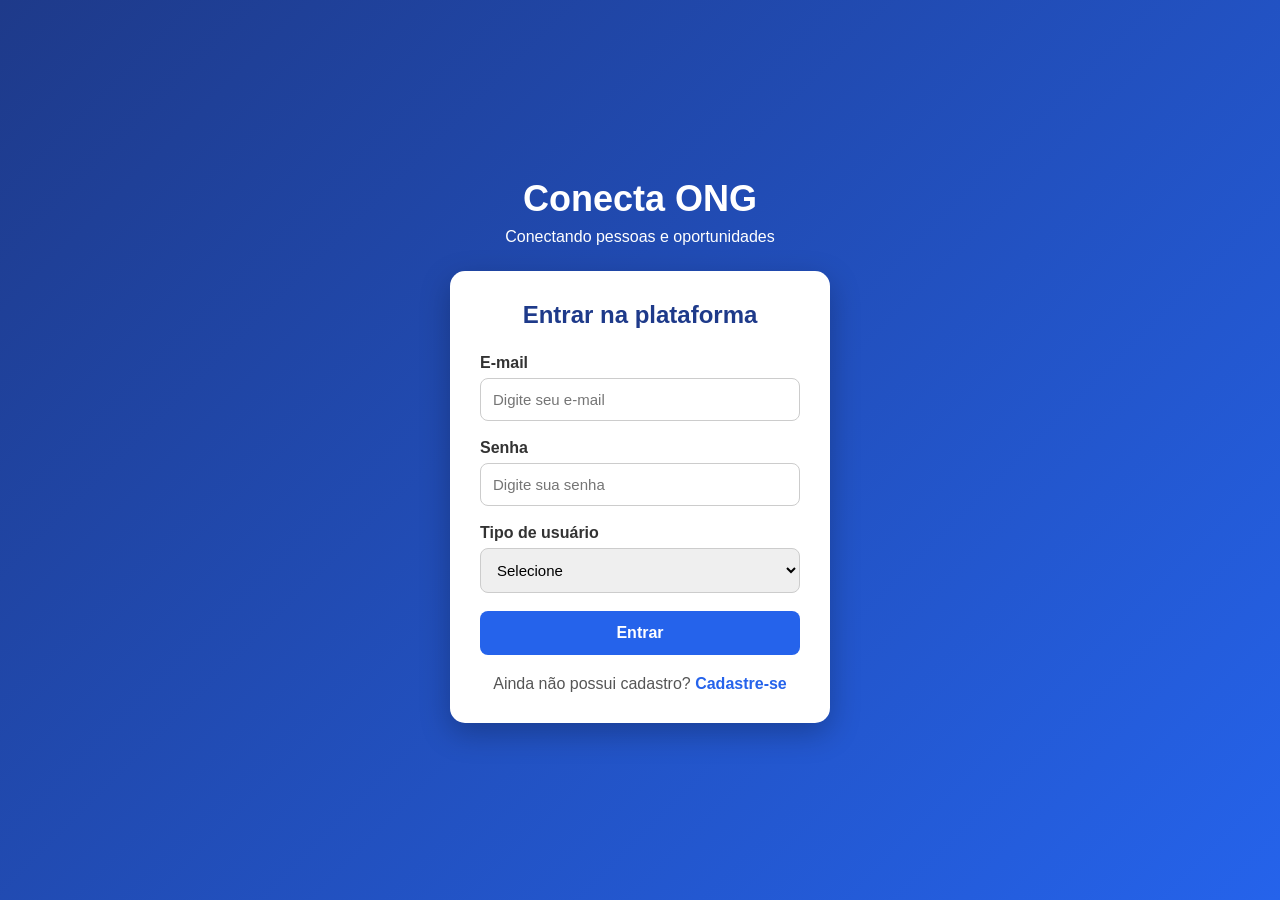
<file: index.html>
<!DOCTYPE html>
<html lang="pt-BR">
<head>
    <meta charset="UTF-8">
    <meta name="viewport" content="width=device-width, initial-scale=1.0">
    <title>Conecta ONG</title>
    <link rel="stylesheet" href="style.css">
</head>

<body>

    <div class="container">

        <div class="logo">
            <h1>Conecta ONG</h1>
            <p>Conectando pessoas e oportunidades</p>
        </div>

        <div class="card">

            <h2>Entrar na plataforma</h2>

            <label for="email">E-mail</label>
            <input type="email" id="email" placeholder="Digite seu e-mail">

            <label for="senha">Senha</label>
            <input type="password" id="senha" placeholder="Digite sua senha">

            <label for="tipo">Tipo de usuário</label>
            <select id="tipo">
                <option value="">Selecione</option>
                <option value="voluntario">Voluntário</option>
                <option value="professor">Professor</option>
                <option value="empregador">Empregador</option>
                <option value="ong">ONG</option>
            </select>

            <button onclick="entrar()">Entrar</button>

            <p class="cadastro">
                Ainda não possui cadastro?
                <a href="#" onclick="cadastrar()">Cadastre-se</a>
            </p>

        </div>

    </div>

    <script src="script.js"></script>

</body>
</html>
</file>
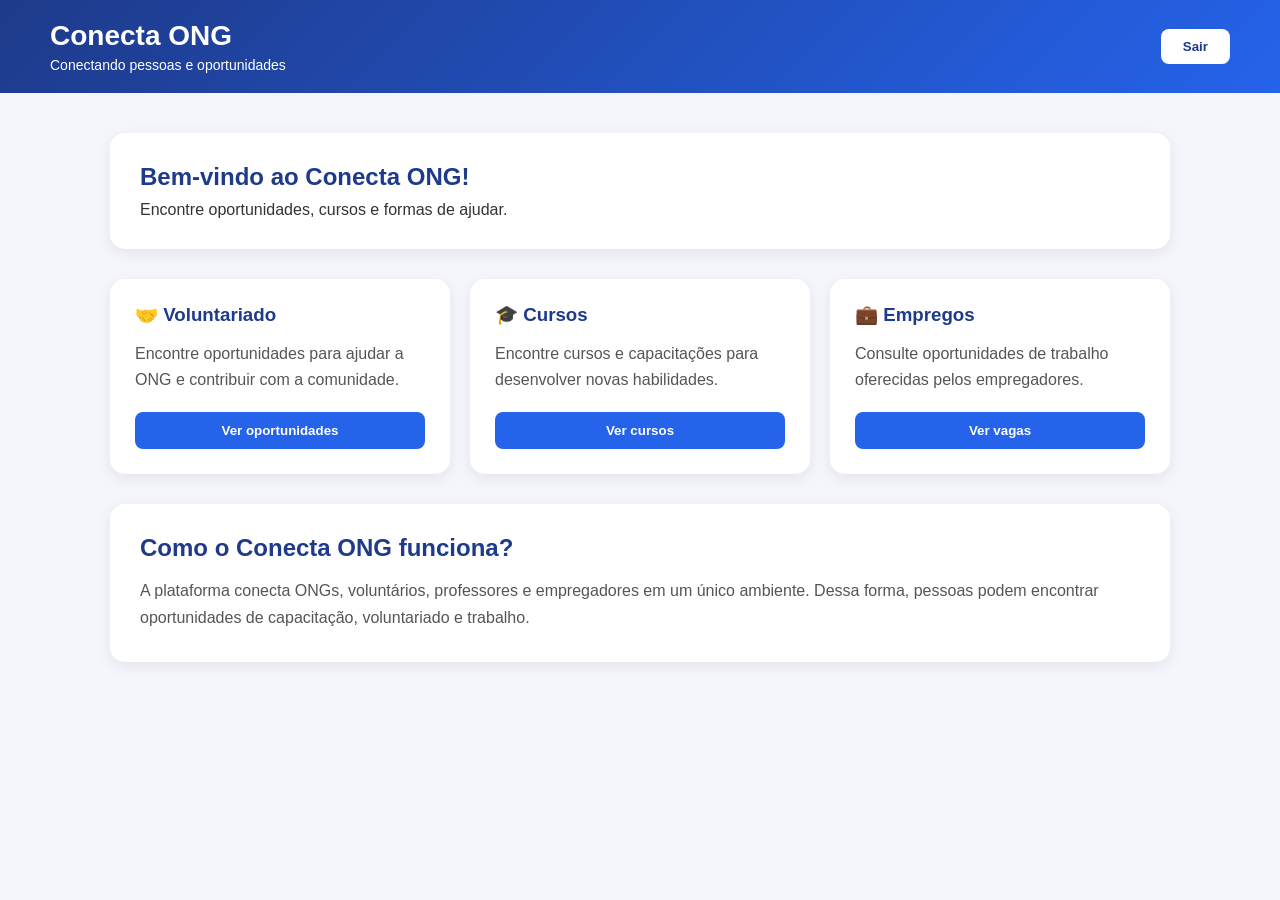
<file: painel.html>
<!DOCTYPE html>
<html lang="pt-BR">

<head>
    <meta charset="UTF-8">
    <meta name="viewport" content="width=device-width, initial-scale=1.0">
    <title>Painel - Conecta ONG</title>
    <link rel="stylesheet" href="painel.css">
</head>

<body>

    <header>
        <div>
            <h1>Conecta ONG</h1>
            <p>Conectando pessoas e oportunidades</p>
        </div>

        <button onclick="sair()">Sair</button>
    </header>

    <main>

        <section class="boas-vindas">
            <h2>Bem-vindo ao Conecta ONG!</h2>
            <p>Encontre oportunidades, cursos e formas de ajudar.</p>
        </section>

        <section class="cards">

            <div class="card">
                <h3>🤝 Voluntariado</h3>
                <p>
                    Encontre oportunidades para ajudar a ONG
                    e contribuir com a comunidade.
                </p>
                <button>Ver oportunidades</button>
            </div>

            <div class="card">
                <h3>🎓 Cursos</h3>
                <p>
                    Encontre cursos e capacitações para
                    desenvolver novas habilidades.
                </p>
                <button>Ver cursos</button>
            </div>

            <div class="card">
                <h3>💼 Empregos</h3>
                <p>
                    Consulte oportunidades de trabalho
                    oferecidas pelos empregadores.
                </p>
                <button>Ver vagas</button>
            </div>

        </section>

        <section class="sobre">
            <h2>Como o Conecta ONG funciona?</h2>

            <p>
                A plataforma conecta ONGs, voluntários,
                professores e empregadores em um único ambiente.
                Dessa forma, pessoas podem encontrar oportunidades
                de capacitação, voluntariado e trabalho.
            </p>
        </section>

    </main>

    <script>
        function sair() {
            localStorage.clear();
            window.location.href = "index.html";
        }
    </script>

</body>

</html>
</file>
<file: style.css>
* {
    margin: 0;
    padding: 0;
    box-sizing: border-box;
    font-family: Arial, sans-serif;
}

body {
    min-height: 100vh;
    background: linear-gradient(135deg, #1e3a8a, #2563eb);
    display: flex;
    justify-content: center;
    align-items: center;
}

.container {
    width: 100%;
    max-width: 420px;
    padding: 20px;
}

.logo {
    text-align: center;
    color: white;
    margin-bottom: 25px;
}

.logo h1 {
    font-size: 36px;
    margin-bottom: 8px;
}

.logo p {
    font-size: 16px;
}

.card {
    background: white;
    padding: 30px;
    border-radius: 15px;
    box-shadow: 0 10px 30px rgba(0, 0, 0, 0.25);
}

.card h2 {
    text-align: center;
    margin-bottom: 25px;
    color: #1e3a8a;
}

.card label {
    display: block;
    margin-bottom: 6px;
    color: #333;
    font-weight: bold;
}

.card input,
.card select {
    width: 100%;
    padding: 12px;
    margin-bottom: 18px;
    border: 1px solid #ccc;
    border-radius: 8px;
    font-size: 15px;
}

.card input:focus,
.card select:focus {
    outline: none;
    border-color: #2563eb;
}

.card button {
    width: 100%;
    padding: 13px;
    border: none;
    border-radius: 8px;
    background: #2563eb;
    color: white;
    font-size: 16px;
    font-weight: bold;
    cursor: pointer;
}

.card button:hover {
    background: #1e40af;
}

.cadastro {
    text-align: center;
    margin-top: 20px;
    color: #555;
}

.cadastro a {
    color: #2563eb;
    font-weight: bold;
    text-decoration: none;
}

.cadastro a:hover {
    text-decoration: underline;
}
</file>
<file: painel.css>
* {
    margin: 0;
    padding: 0;
    box-sizing: border-box;
    font-family: Arial, sans-serif;
}

body {
    background: #f4f6fb;
    color: #333;
}

/* Cabeçalho */

header {
    background: linear-gradient(135deg, #1e3a8a, #2563eb);
    color: white;
    padding: 20px 50px;
    display: flex;
    justify-content: space-between;
    align-items: center;
}

header h1 {
    font-size: 28px;
    margin-bottom: 5px;
}

header p {
    font-size: 14px;
}

header button {
    background: white;
    color: #1e3a8a;
    border: none;
    padding: 10px 22px;
    border-radius: 8px;
    font-weight: bold;
    cursor: pointer;
}

header button:hover {
    background: #e5e7eb;
}

/* Conteúdo */

main {
    max-width: 1100px;
    margin: 40px auto;
    padding: 0 20px;
}

.boas-vindas {
    background: white;
    padding: 30px;
    border-radius: 15px;
    margin-bottom: 30px;
    box-shadow: 0 4px 15px rgba(0, 0, 0, 0.08);
}

.boas-vindas h2 {
    color: #1e3a8a;
    margin-bottom: 10px;
}

/* Cards */

.cards {
    display: grid;
    grid-template-columns: repeat(3, 1fr);
    gap: 20px;
}

.card {
    background: white;
    padding: 25px;
    border-radius: 15px;
    box-shadow: 0 4px 15px rgba(0, 0, 0, 0.08);
}

.card h3 {
    color: #1e3a8a;
    margin-bottom: 15px;
}

.card p {
    line-height: 1.6;
    margin-bottom: 20px;
    color: #555;
}

.card button {
    width: 100%;
    padding: 11px;
    border: none;
    border-radius: 8px;
    background: #2563eb;
    color: white;
    font-weight: bold;
    cursor: pointer;
}

.card button:hover {
    background: #1e40af;
}

/* Sobre */

.sobre {
    background: white;
    padding: 30px;
    border-radius: 15px;
    margin-top: 30px;
    box-shadow: 0 4px 15px rgba(0, 0, 0, 0.08);
}

.sobre h2 {
    color: #1e3a8a;
    margin-bottom: 15px;
}

.sobre p {
    line-height: 1.7;
    color: #555;
}

/* Responsividade */

@media (max-width: 800px) {
    .cards {
        grid-template-columns: 1fr;
    }

    header {
        padding: 20px;
    }
}
</file>
